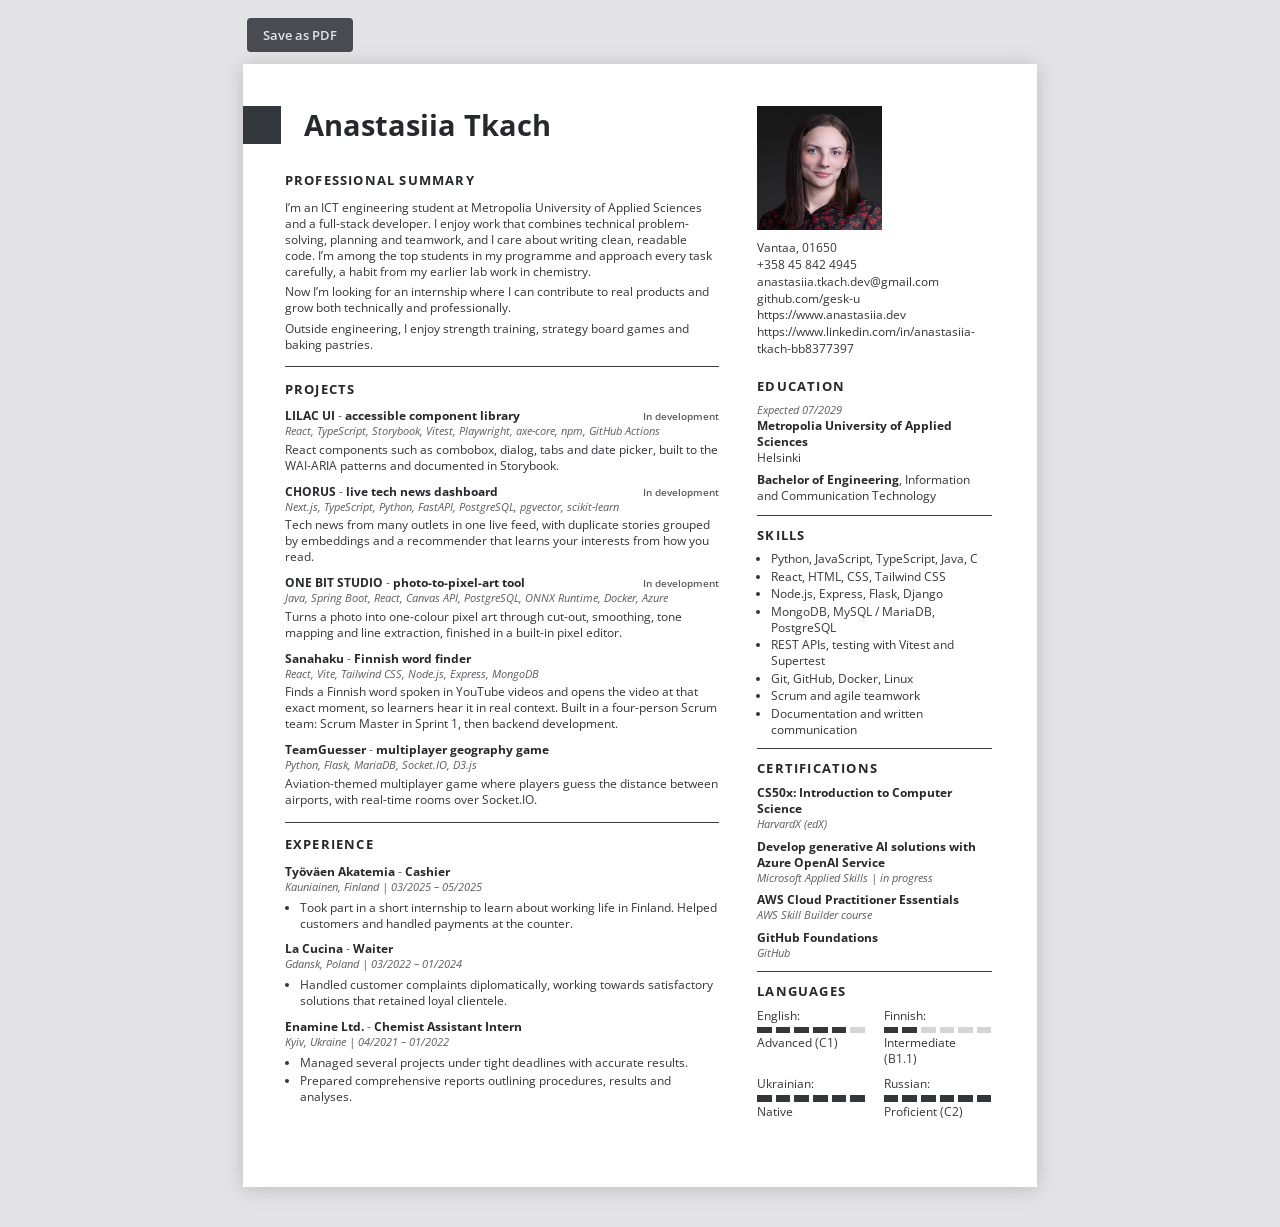
<file: public/anastasiia_cv.html>
<!DOCTYPE html>
<html lang="en">
<head>
<meta charset="UTF-8">
<meta name="viewport" content="width=device-width, initial-scale=1">
<title>Anastasiia Tkach – CV</title>
<link rel="preconnect" href="https://fonts.googleapis.com">
<link rel="preconnect" href="https://fonts.gstatic.com" crossorigin>
<link href="https://fonts.googleapis.com/css2?family=Open+Sans:ital,wght@0,400;0,600;0,700;1,400&display=swap" rel="stylesheet">
<style>
  /* =========================================================
     COLOURS & SIZES – change these to restyle the whole CV
     ========================================================= */
  :root {
    --desk: #e4e4e7;          /* background around the page (screen only) */
    --desk-ink: #4a4b50;      /* toolbar text */
    --paper: #ffffff;         /* the CV page itself – stays white, it's a printed document */
    --ink: #34363a;           /* body text */
    --ink-strong: #26282b;    /* name, headings */
    --muted: #5a5c61;         /* italic places and dates */
    --block: #34373b;         /* dark square, contact bar, filled language bars */
    --track: #d4d5d8;         /* empty language bars, photo placeholder */
    --rule: #3a3c40;          /* section divider lines */

    --side-width: 62mm;       /* right column width */
    --base-size: 8.7pt;       /* body text size */
  }
  @media (prefers-color-scheme: dark) {
    :root:not([data-theme="light"]) {
      --desk: #1d1e21;
      --desk-ink: #c9cad0;
    }
  }

  * { box-sizing: border-box; margin: 0; padding: 0; }

  body {
    background: var(--desk);
    font-family: "Open Sans", "Segoe UI", "Helvetica Neue", Arial, sans-serif;
    color: var(--ink);
    -webkit-print-color-adjust: exact;
    print-color-adjust: exact;
  }

  /* ---------- toolbar (screen only, hidden when printing) ---------- */
  .toolbar {
    max-width: 210mm;
    margin: 18px auto 12px;
    padding: 0 4px;
    display: flex;
    flex-wrap: wrap;
    gap: 10px 18px;
    align-items: center;
    justify-content: space-between;
    color: var(--desk-ink);
    font-size: 13px;
    line-height: 1.4;
  }
  .toolbar p { max-width: 58ch; }
  .toolbar button {
    font: inherit;
    font-weight: 600;
    padding: 8px 16px;
    border: 0;
    border-radius: 4px;
    background: var(--desk-ink);
    color: var(--desk);
    cursor: pointer;
  }
  .toolbar button:focus-visible,
  .photo:focus-within { outline: 2px solid #3d7be0; outline-offset: 3px; }

  /* ---------- the A4 page ---------- */
  .sheet {
    width: 210mm;
    min-height: 297mm;
    margin: 0 auto 40px;
    padding: 11mm 12mm 8mm 11mm;
    background: var(--paper);
    box-shadow: 0 2px 20px rgba(0, 0, 0, .18);
    display: grid;
    grid-template-columns: minmax(0, 1fr) var(--side-width);
    column-gap: 10mm;
    font-size: var(--base-size);
    line-height: 1.38;
  }

  /* ---------- name header ---------- */
  .name-row {
    display: flex;
    align-items: center;
    gap: 6mm;
    margin-left: -11mm;          /* lets the dark square touch the page edge */
    margin-bottom: 4mm;
  }
  .name-row .mark {
    flex: none;
    width: 10mm;
    height: 10mm;
    background: var(--block);
  }
  h1 {
    font-size: 22pt;
    font-weight: 700;
    line-height: 1.1;
    color: var(--ink-strong);
  }

  /* ---------- sections ---------- */
  .block {
    padding: 3.4mm 0 3.6mm;
    border-bottom: 1px solid var(--rule);
  }
  .block:last-child { border-bottom: 0; }
  h2 {
    font-size: 10pt;
    font-weight: 700;
    letter-spacing: .09em;
    text-transform: uppercase;
    color: var(--ink-strong);
    margin-bottom: 2.6mm;
  }
  .summary { max-width: 70ch; }
  .summary + .summary { margin-top: 1.2mm; }

  /* ---------- experience & project entries ---------- */
  .entry { break-inside: avoid; }
  .entry + .entry { margin-top: 2.6mm; }
  .entry h3 {
    font-size: var(--base-size);
    font-weight: 700;
    color: var(--ink-strong);
  }
  .entry h3 .sep { font-weight: 400; color: var(--muted); padding: 0 .25em; }
  .entry h3:has(.status) {
    display: flex;
    justify-content: space-between;
    align-items: baseline;
    gap: 3mm;
  }
  .status {
    flex: none;
    font-size: .88em;
    font-weight: 600;
    color: var(--muted);
  }
  .desc { margin-top: .8mm; }
  .meta {
    font-style: italic;
    color: var(--muted);
    font-size: .92em;
  }
  .entry ul { margin-top: 1.4mm; padding-left: 4mm; }
  .entry li + li { margin-top: .5mm; }

  /* ---------- languages ---------- */
  .langs {
    display: grid;
    grid-template-columns: 1fr 1fr;
    gap: 2.4mm 5mm;
  }
  .bar {
    display: grid;
    grid-template-columns: repeat(6, 1fr);
    gap: 1.1mm;
    max-width: 100%;
    margin: .8mm 0 .6mm;
  }
  .bar i { height: 1.7mm; background: var(--track); }
  /* data-level="1…6" fills that many segments */
  .bar[data-level="1"] i:nth-child(-n+1),
  .bar[data-level="2"] i:nth-child(-n+2),
  .bar[data-level="3"] i:nth-child(-n+3),
  .bar[data-level="4"] i:nth-child(-n+4),
  .bar[data-level="5"] i:nth-child(-n+5),
  .bar[data-level="6"] i:nth-child(-n+6) { background: var(--block); }

  /* ---------- right column ---------- */
  .photo {
    position: relative;
    display: block;
    width: 33mm;
    aspect-ratio: 1 / 1;
    background: var(--track);
    overflow: hidden;
    cursor: pointer;
  }
  .photo img {
    position: absolute;
    inset: 0;
    width: 100%;
    height: 100%;
    object-fit: cover;
    object-position: center 25%;
  }
  .photo img.missing { display: none; }
  .photo .initials {
    position: absolute;
    inset: 0;
    display: grid;
    place-items: center;
    font-size: 20pt;
    font-weight: 700;
    color: #8e9096;
  }
  .photo input { position: absolute; width: 1px; height: 1px; opacity: 0; }

  .contact { margin-top: 2.6mm; line-height: 1.45; }
  .contact a { color: inherit; text-decoration: none; }
  .contact-bar { margin-top: 2.6mm; }

  .side .block { padding: 2.6mm 0 2.8mm; }
  .side h2 { margin-bottom: 2mm; }
  .side ul { padding-left: 3.6mm; }
  .side li + li { margin-top: .4mm; }
  .side .item + .item { margin-top: 1.8mm; }
  .label { font-weight: 700; color: var(--ink-strong); }

  /* ---------- phones: stack the columns ---------- */
  @media screen and (max-width: 820px) {
    .toolbar { margin: 14px 12px 10px; }
    .sheet {
      width: auto;
      min-height: 0;
      margin: 0 8px 24px;
      padding: 22px 18px;
      grid-template-columns: 1fr;
      font-size: 14px;
    }
    .name-row { margin-left: -18px; gap: 14px; }
    .name-row .mark { width: 26px; height: 26px; }
    h1 { font-size: 28px; }
    .side { order: -1; }
    .photo { width: 120px; }
  }

  /* ---------- printing / Save as PDF ---------- */
  @page { size: A4; margin: 0; }
  @media print {
    body { background: none; }
    .toolbar { display: none; }
    .sheet { margin: 0; box-shadow: none; }
  }
</style>
</head>
<body>

<div class="toolbar">
  <button type="button" onclick="window.print()">Save as PDF</button>
</div>

<main class="sheet">

  <!-- =====================  LEFT COLUMN  ===================== -->
  <div class="main">

    <header class="name-row">
      <span class="mark" aria-hidden="true"></span>
      <h1>Anastasiia Tkach</h1>
    </header>

    <section class="block">
      <h2>Professional summary</h2>
      <p class="summary">I’m an ICT engineering student at Metropolia University of Applied Sciences and a full-stack developer. I enjoy work that combines technical problem-solving, planning and teamwork, and I care about writing clean, readable code. I’m among the top students in my programme and approach every task carefully, a habit from my earlier lab work in chemistry.</p>
      <p class="summary">Now I’m looking for an internship where I can contribute to real products and grow both technically and professionally.</p>
      <p class="summary">Outside engineering, I enjoy strength training, strategy board games and baking pastries.</p>
    </section>

    <section class="block">
      <h2>Projects</h2>

      <!-- To add a project: copy one <article> block and change the text.
           Remove the <span class="status"> part when a project is finished. -->
      <article class="entry">
        <h3><span>LILAC UI<span class="sep">-</span>accessible component library</span><span class="status">In development</span></h3>
        <p class="meta">React, TypeScript, Storybook, Vitest, Playwright, axe-core, npm, GitHub Actions</p>
        <p class="desc">React components such as combobox, dialog, tabs and date picker, built to the WAI-ARIA patterns and documented in Storybook.</p>
      </article>

      <article class="entry">
        <h3><span>CHORUS<span class="sep">-</span>live tech news dashboard</span><span class="status">In development</span></h3>
        <p class="meta">Next.js, TypeScript, Python, FastAPI, PostgreSQL, pgvector, scikit-learn</p>
        <p class="desc">Tech news from many outlets in one live feed, with duplicate stories grouped by embeddings and a recommender that learns your interests from how you read.</p>
      </article>

      <article class="entry">
        <h3><span>ONE BIT STUDIO<span class="sep">-</span>photo-to-pixel-art tool</span><span class="status">In development</span></h3>
        <p class="meta">Java, Spring Boot, React, Canvas API, PostgreSQL, ONNX Runtime, Docker, Azure</p>
        <p class="desc">Turns a photo into one-colour pixel art through cut-out, smoothing, tone mapping and line extraction, finished in a built-in pixel editor.</p>
      </article>

      <article class="entry">
        <h3><span>Sanahaku<span class="sep">-</span>Finnish word finder</span></h3>
        <p class="meta">React, Vite, Tailwind CSS, Node.js, Express, MongoDB</p>
        <p class="desc">Finds a Finnish word spoken in YouTube videos and opens the video at that exact moment, so learners hear it in real context. Built in a four-person Scrum team: Scrum Master in Sprint 1, then backend development.</p>
      </article>

      <article class="entry">
        <h3><span>TeamGuesser<span class="sep">-</span>multiplayer geography game</span></h3>
        <p class="meta">Python, Flask, MariaDB, Socket.IO, D3.js</p>
        <p class="desc">Aviation-themed multiplayer game where players guess the distance between airports, with real-time rooms over Socket.IO.</p>
      </article>
    </section>

    <section class="block">
      <h2>Experience</h2>

      <article class="entry">
        <h3>Työväen Akatemia<span class="sep">-</span>Cashier</h3>
        <p class="meta">Kauniainen, Finland | 03/2025 – 05/2025</p>
        <ul>
          <li>Took part in a short internship to learn about working life in Finland. Helped customers and handled payments at the counter.</li>
        </ul>
      </article>

      <article class="entry">
        <h3>La Cucina<span class="sep">-</span>Waiter</h3>
        <p class="meta">Gdansk, Poland | 03/2022 – 01/2024</p>
        <ul>
          <li>Handled customer complaints diplomatically, working towards satisfactory solutions that retained loyal clientele.</li>
        </ul>
      </article>

      <article class="entry">
        <h3>Enamine Ltd.<span class="sep">-</span>Chemist Assistant Intern</h3>
        <p class="meta">Kyiv, Ukraine | 04/2021 – 01/2022</p>
        <ul>
          <li>Managed several projects under tight deadlines with accurate results.</li>
          <li>Prepared comprehensive reports outlining procedures, results and analyses.</li>
        </ul>
      </article>
    </section>

  </div>

  <!-- =====================  RIGHT COLUMN  ===================== -->
  <aside class="side">

    <label class="photo">
      <span class="initials" aria-hidden="true">AT</span>
      <img src="photo.jpg" alt="Anastasiia Tkach">
    </label>

    <div class="contact">
      Vantaa, 01650<br>
      <a href="tel:+358458424945">+358 45 842 4945</a><br>
      <a href="mailto:anastasiia.tkach.dev@gmail.com">anastasiia.tkach.dev@gmail.com</a><br>
      <a href="https://github.com/gesk-u" target="_blank">github.com/gesk-u</a><br>
      <a href="https://www.anastasiia.dev" target="_blank">https://www.anastasiia.dev</a><br>
      <a href="https://www.linkedin.com/in/anastasiia-tkach-bb8377397/" target="_blank">https://www.linkedin.com/in/anastasiia-tkach-bb8377397</a>
    </div>
    <div class="contact-bar" aria-hidden="true"></div>

    <section class="block">
      <h2>Education</h2>
      <p class="meta">Expected 07/2029</p>
      <p class="label">Metropolia University of Applied Sciences</p>
      <p>Helsinki</p>
      <p style="margin-top:1.6mm"><span class="label">Bachelor of Engineering</span>, Information and Communication Technology</p>
    </section>

    <section class="block">
      <h2>Skills</h2>
      <ul>
        <li>Python, JavaScript, TypeScript, Java, C</li>
        <li>React, HTML, CSS, Tailwind CSS</li>
        <li>Node.js, Express, Flask, Django</li>
        <li>MongoDB, MySQL / MariaDB, PostgreSQL</li>
        <li>REST APIs, testing with Vitest and Supertest</li>
        <li>Git, GitHub, Docker, Linux</li>
        <li>Scrum and agile teamwork</li>
        <li>Documentation and written communication</li>
      </ul>
    </section>

    <section class="block">
      <h2>Certifications</h2>
      <!-- When you finish one, change "in progress" to "completed" and the month, e.g. completed 11/2026 -->
      <div class="item">
        <p class="label">CS50x: Introduction to Computer Science</p>
        <p class="meta">HarvardX (edX)</p>
      </div>
      <div class="item">
        <p class="label">Develop generative AI solutions with Azure OpenAI Service</p>
        <p class="meta">Microsoft Applied Skills | in progress</p>
      </div>
      <div class="item">
        <p class="label">AWS Cloud Practitioner Essentials</p>
        <p class="meta">AWS Skill Builder course</p>
      </div>
      <div class="item">
        <p class="label">GitHub Foundations</p>
        <p class="meta">GitHub</p>
      </div>
    </section>


    <section class="block">
      <h2>Languages</h2>
      <div class="langs">
        <div>
          <div>English:</div>
          <div class="bar" data-level="5" aria-hidden="true"><i></i><i></i><i></i><i></i><i></i><i></i></div>
          <div>Advanced (C1)</div>
        </div>
        <div>
          <div>Finnish:</div>
          <div class="bar" data-level="2" aria-hidden="true"><i></i><i></i><i></i><i></i><i></i><i></i></div>
          <div>Intermediate (B1.1)</div>
        </div>
        <div>
          <div>Ukrainian:</div>
          <div class="bar" data-level="6" aria-hidden="true"><i></i><i></i><i></i><i></i><i></i><i></i></div>
          <div>Native</div>
        </div>
        <div>
          <div>Russian:</div>
          <div class="bar" data-level="6" aria-hidden="true"><i></i><i></i><i></i><i></i><i></i><i></i></div>
          <div>Proficient (C2)</div>
        </div>
      </div>
    </section>

  </aside>
</main>

</body>
</html>
</file>
